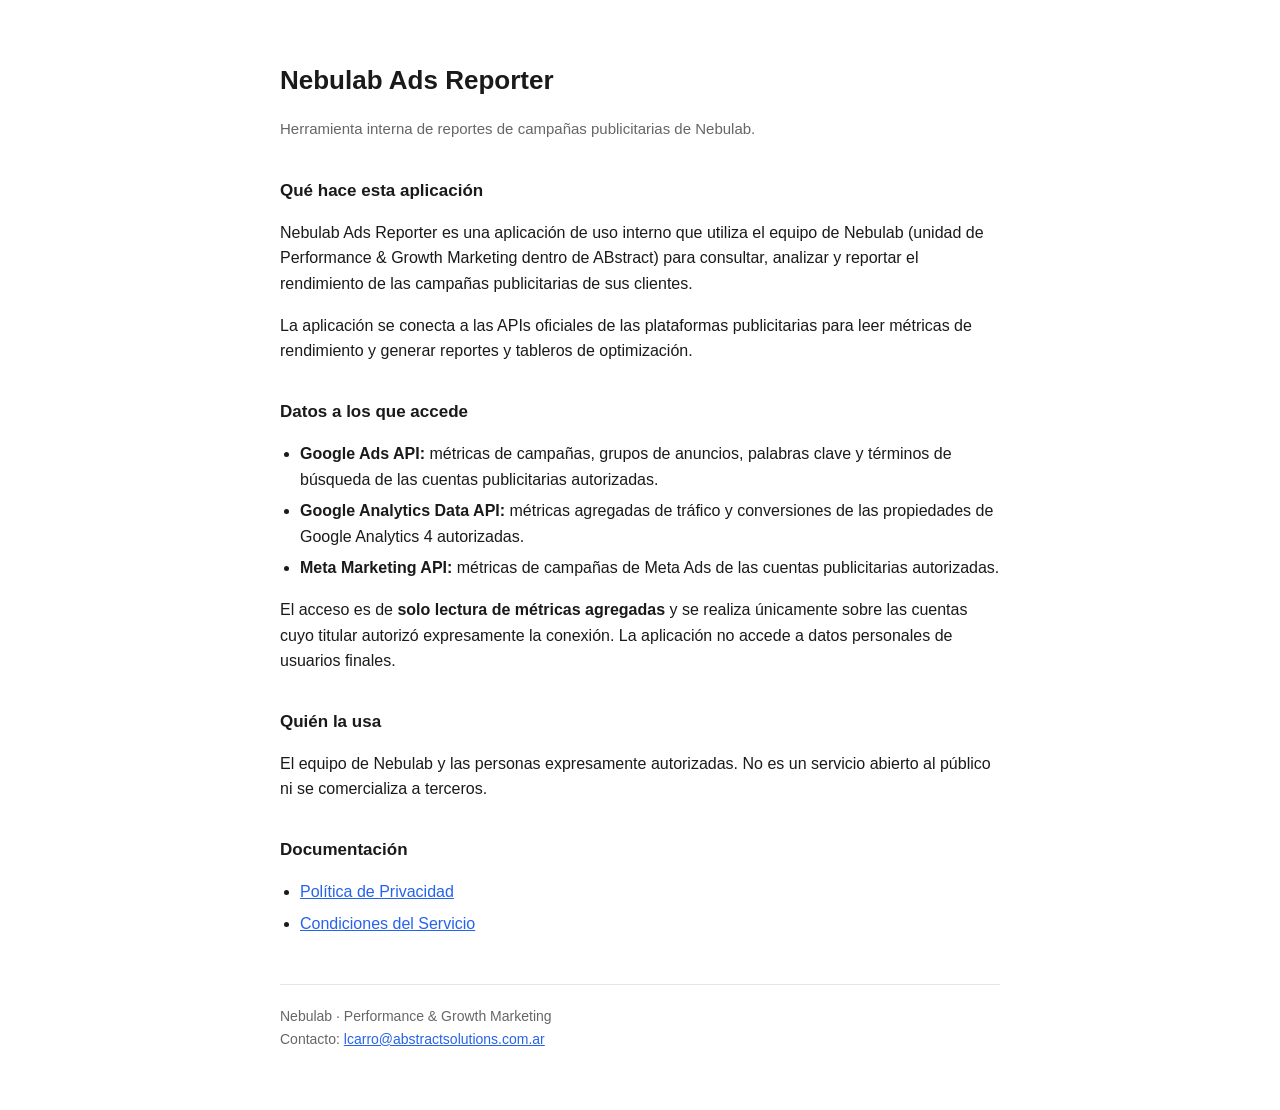
<file: nebulab-ads-reporter.html>
<!DOCTYPE html>
<html lang="es">
<head>
<meta charset="UTF-8">
<meta name="viewport" content="width=device-width, initial-scale=1.0">
<title>Nebulab Ads Reporter</title>
<meta name="description" content="Nebulab Ads Reporter es la herramienta interna de Nebulab para consultar y reportar métricas de campañas publicitarias en Meta Ads, Google Ads y Google Analytics 4.">
<style>
  body { font-family: -apple-system, BlinkMacSystemFont, "Segoe UI", Roboto, sans-serif; max-width: 720px; margin: 60px auto; padding: 0 24px; line-height: 1.6; color: #1a1a1a; }
  h1 { font-size: 26px; margin-bottom: 6px; }
  .sub { color: #666; font-size: 15px; margin-bottom: 36px; }
  h2 { font-size: 17px; margin-top: 34px; }
  ul { padding-left: 20px; }
  li { margin-bottom: 6px; }
  a { color: #2563eb; }
  .foot { margin-top: 48px; padding-top: 20px; border-top: 1px solid #e5e5e5; font-size: 14px; color: #666; }
</style>
</head>
<body>
  <h1>Nebulab Ads Reporter</h1>
  <p class="sub">Herramienta interna de reportes de campañas publicitarias de Nebulab.</p>

  <h2>Qué hace esta aplicación</h2>
  <p>Nebulab Ads Reporter es una aplicación de uso interno que utiliza el equipo de Nebulab (unidad de Performance &amp; Growth Marketing dentro de ABstract) para consultar, analizar y reportar el rendimiento de las campañas publicitarias de sus clientes.</p>
  <p>La aplicación se conecta a las APIs oficiales de las plataformas publicitarias para leer métricas de rendimiento y generar reportes y tableros de optimización.</p>

  <h2>Datos a los que accede</h2>
  <ul>
    <li><strong>Google Ads API:</strong> métricas de campañas, grupos de anuncios, palabras clave y términos de búsqueda de las cuentas publicitarias autorizadas.</li>
    <li><strong>Google Analytics Data API:</strong> métricas agregadas de tráfico y conversiones de las propiedades de Google Analytics 4 autorizadas.</li>
    <li><strong>Meta Marketing API:</strong> métricas de campañas de Meta Ads de las cuentas publicitarias autorizadas.</li>
  </ul>
  <p>El acceso es de <strong>solo lectura de métricas agregadas</strong> y se realiza únicamente sobre las cuentas cuyo titular autorizó expresamente la conexión. La aplicación no accede a datos personales de usuarios finales.</p>

  <h2>Quién la usa</h2>
  <p>El equipo de Nebulab y las personas expresamente autorizadas. No es un servicio abierto al público ni se comercializa a terceros.</p>

  <h2>Documentación</h2>
  <ul>
    <li><a href="/privacy-policy.html">Política de Privacidad</a></li>
    <li><a href="/terms-of-service.html">Condiciones del Servicio</a></li>
  </ul>

  <div class="foot">
    Nebulab · Performance &amp; Growth Marketing<br>
    Contacto: <a href="mailto:lcarro@abstractsolutions.com.ar">lcarro@abstractsolutions.com.ar</a>
  </div>
</body>
</html>
</file>
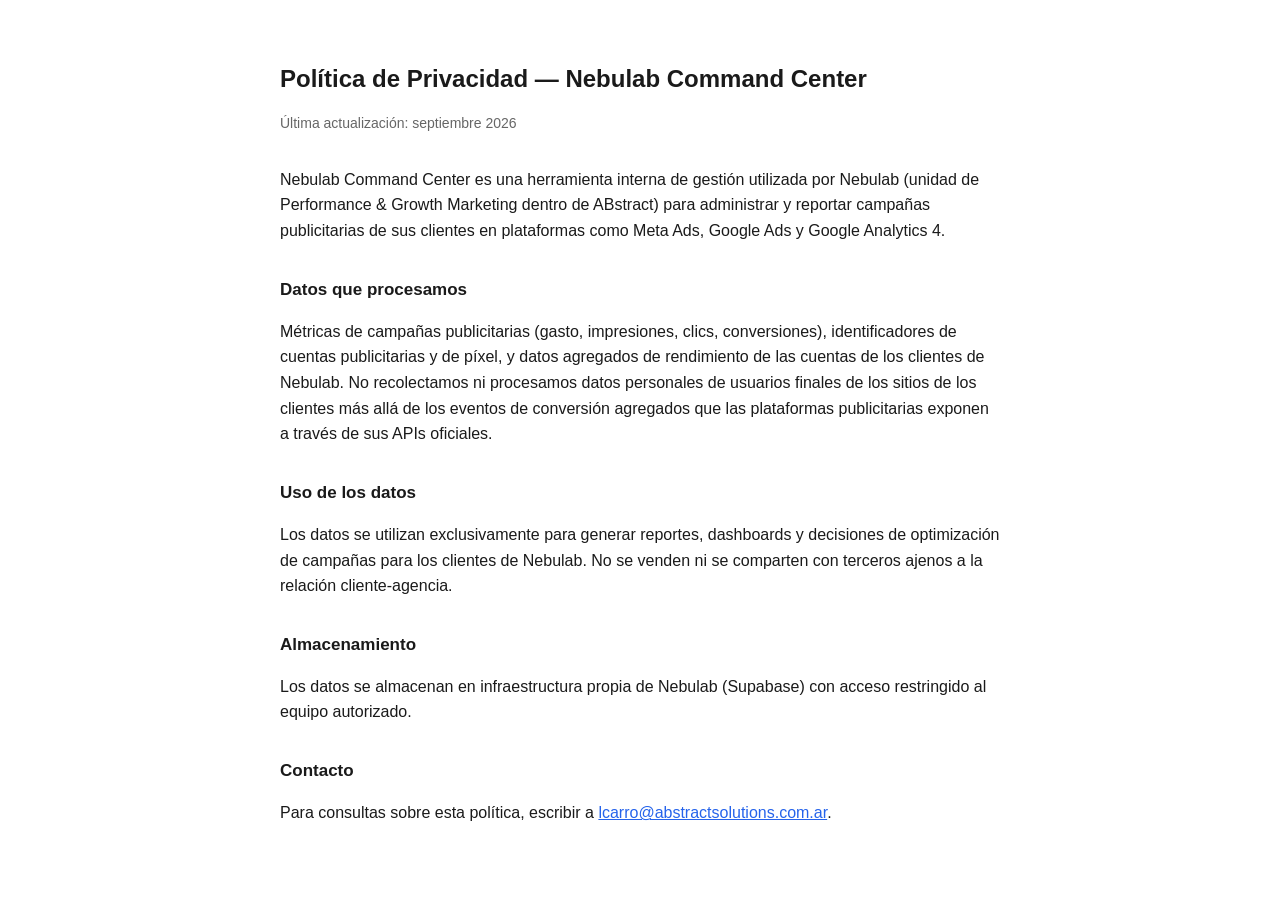
<file: privacy-policy.html>
<!DOCTYPE html>
<html lang="es">
<head>
<meta charset="UTF-8">
<meta name="viewport" content="width=device-width, initial-scale=1.0">
<title>Política de Privacidad — Nebulab Command Center</title>
<style>
  body { font-family: -apple-system, BlinkMacSystemFont, "Segoe UI", Roboto, sans-serif; max-width: 720px; margin: 60px auto; padding: 0 24px; line-height: 1.6; color: #1a1a1a; }
  h1 { font-size: 24px; margin-bottom: 4px; }
  .updated { color: #666; font-size: 14px; margin-bottom: 32px; }
  h2 { font-size: 17px; margin-top: 32px; }
  a { color: #2563eb; }
</style>
</head>
<body>
  <h1>Política de Privacidad — Nebulab Command Center</h1>
  <p class="updated">Última actualización: septiembre 2026</p>

  <p>Nebulab Command Center es una herramienta interna de gestión utilizada por Nebulab (unidad de Performance &amp; Growth Marketing dentro de ABstract) para administrar y reportar campañas publicitarias de sus clientes en plataformas como Meta Ads, Google Ads y Google Analytics 4.</p>

  <h2>Datos que procesamos</h2>
  <p>Métricas de campañas publicitarias (gasto, impresiones, clics, conversiones), identificadores de cuentas publicitarias y de píxel, y datos agregados de rendimiento de las cuentas de los clientes de Nebulab. No recolectamos ni procesamos datos personales de usuarios finales de los sitios de los clientes más allá de los eventos de conversión agregados que las plataformas publicitarias exponen a través de sus APIs oficiales.</p>

  <h2>Uso de los datos</h2>
  <p>Los datos se utilizan exclusivamente para generar reportes, dashboards y decisiones de optimización de campañas para los clientes de Nebulab. No se venden ni se comparten con terceros ajenos a la relación cliente-agencia.</p>

  <h2>Almacenamiento</h2>
  <p>Los datos se almacenan en infraestructura propia de Nebulab (Supabase) con acceso restringido al equipo autorizado.</p>

  <h2>Contacto</h2>
  <p>Para consultas sobre esta política, escribir a <a href="mailto:lcarro@abstractsolutions.com.ar">lcarro@abstractsolutions.com.ar</a>.</p>
</body>
</html>
</file>
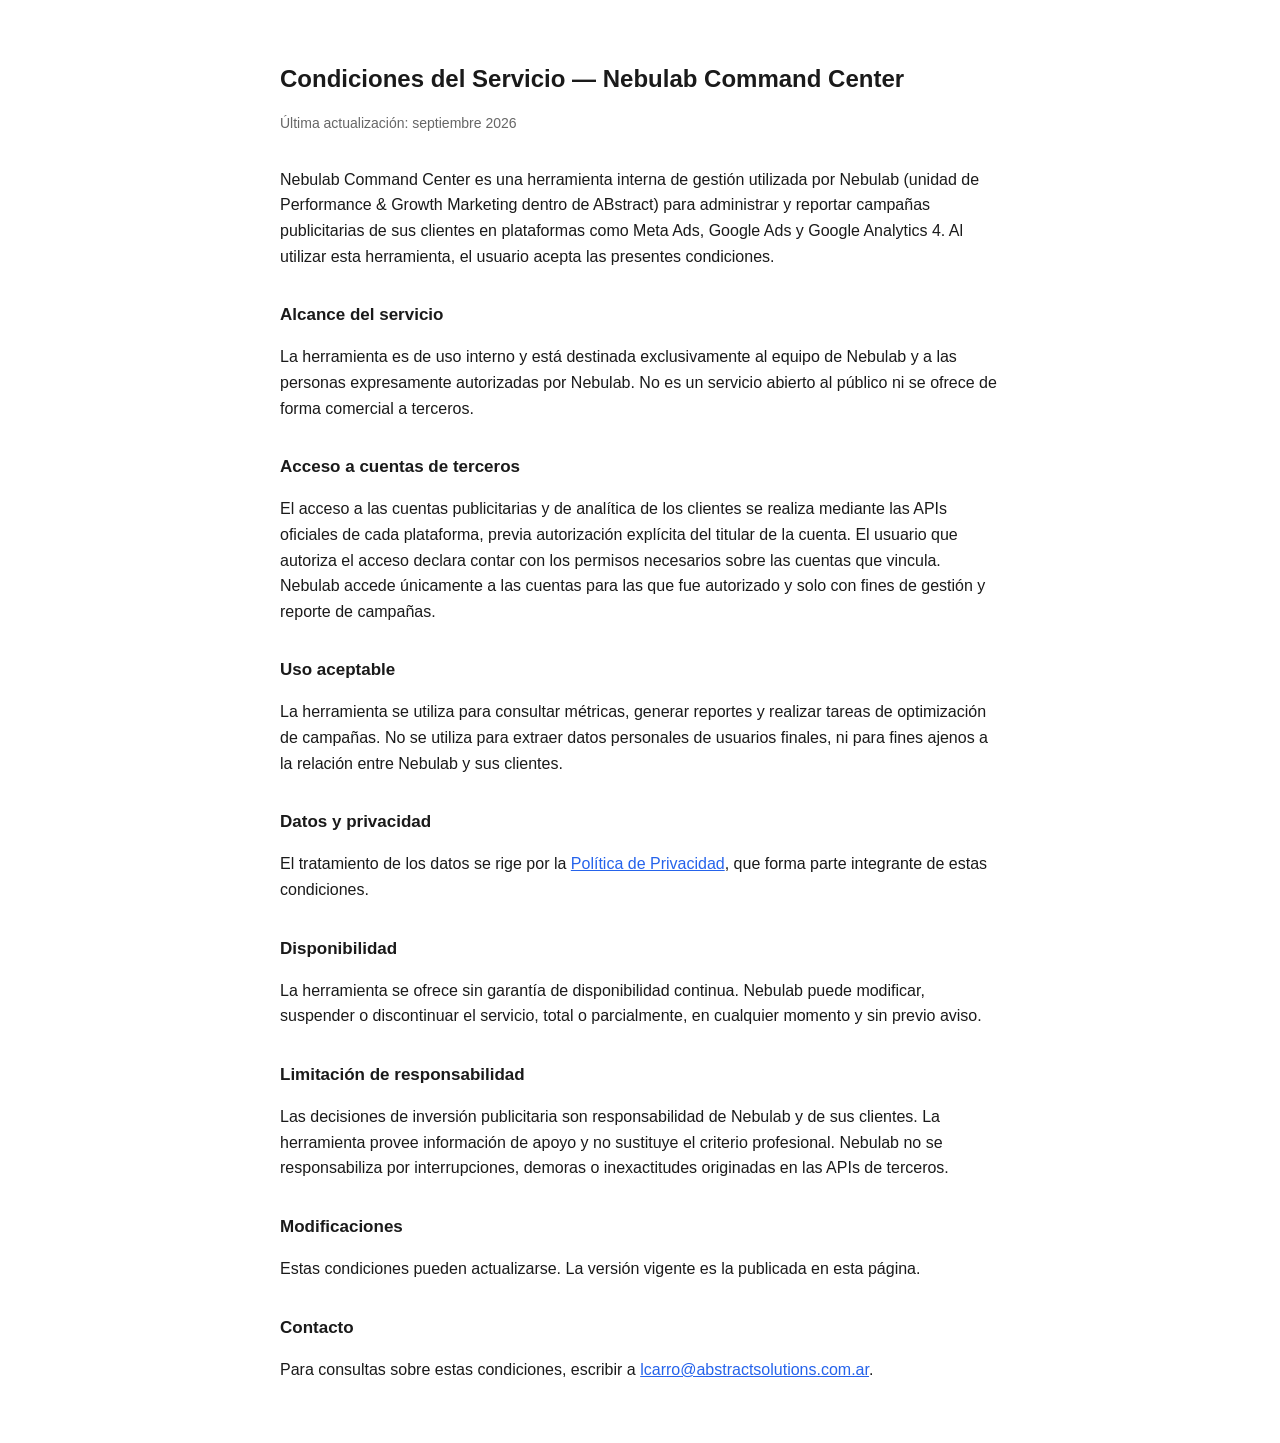
<file: terms-of-service.html>
<!DOCTYPE html>
<html lang="es">
<head>
<meta charset="UTF-8">
<meta name="viewport" content="width=device-width, initial-scale=1.0">
<title>Condiciones del Servicio — Nebulab Command Center</title>
<style>
  body { font-family: -apple-system, BlinkMacSystemFont, "Segoe UI", Roboto, sans-serif; max-width: 720px; margin: 60px auto; padding: 0 24px; line-height: 1.6; color: #1a1a1a; }
  h1 { font-size: 24px; margin-bottom: 4px; }
  .updated { color: #666; font-size: 14px; margin-bottom: 32px; }
  h2 { font-size: 17px; margin-top: 32px; }
  a { color: #2563eb; }
</style>
</head>
<body>
  <h1>Condiciones del Servicio — Nebulab Command Center</h1>
  <p class="updated">Última actualización: septiembre 2026</p>

  <p>Nebulab Command Center es una herramienta interna de gestión utilizada por Nebulab (unidad de Performance &amp; Growth Marketing dentro de ABstract) para administrar y reportar campañas publicitarias de sus clientes en plataformas como Meta Ads, Google Ads y Google Analytics 4. Al utilizar esta herramienta, el usuario acepta las presentes condiciones.</p>

  <h2>Alcance del servicio</h2>
  <p>La herramienta es de uso interno y está destinada exclusivamente al equipo de Nebulab y a las personas expresamente autorizadas por Nebulab. No es un servicio abierto al público ni se ofrece de forma comercial a terceros.</p>

  <h2>Acceso a cuentas de terceros</h2>
  <p>El acceso a las cuentas publicitarias y de analítica de los clientes se realiza mediante las APIs oficiales de cada plataforma, previa autorización explícita del titular de la cuenta. El usuario que autoriza el acceso declara contar con los permisos necesarios sobre las cuentas que vincula. Nebulab accede únicamente a las cuentas para las que fue autorizado y solo con fines de gestión y reporte de campañas.</p>

  <h2>Uso aceptable</h2>
  <p>La herramienta se utiliza para consultar métricas, generar reportes y realizar tareas de optimización de campañas. No se utiliza para extraer datos personales de usuarios finales, ni para fines ajenos a la relación entre Nebulab y sus clientes.</p>

  <h2>Datos y privacidad</h2>
  <p>El tratamiento de los datos se rige por la <a href="/privacy-policy.html">Política de Privacidad</a>, que forma parte integrante de estas condiciones.</p>

  <h2>Disponibilidad</h2>
  <p>La herramienta se ofrece sin garantía de disponibilidad continua. Nebulab puede modificar, suspender o discontinuar el servicio, total o parcialmente, en cualquier momento y sin previo aviso.</p>

  <h2>Limitación de responsabilidad</h2>
  <p>Las decisiones de inversión publicitaria son responsabilidad de Nebulab y de sus clientes. La herramienta provee información de apoyo y no sustituye el criterio profesional. Nebulab no se responsabiliza por interrupciones, demoras o inexactitudes originadas en las APIs de terceros.</p>

  <h2>Modificaciones</h2>
  <p>Estas condiciones pueden actualizarse. La versión vigente es la publicada en esta página.</p>

  <h2>Contacto</h2>
  <p>Para consultas sobre estas condiciones, escribir a <a href="mailto:lcarro@abstractsolutions.com.ar">lcarro@abstractsolutions.com.ar</a>.</p>
</body>
</html>
</file>
